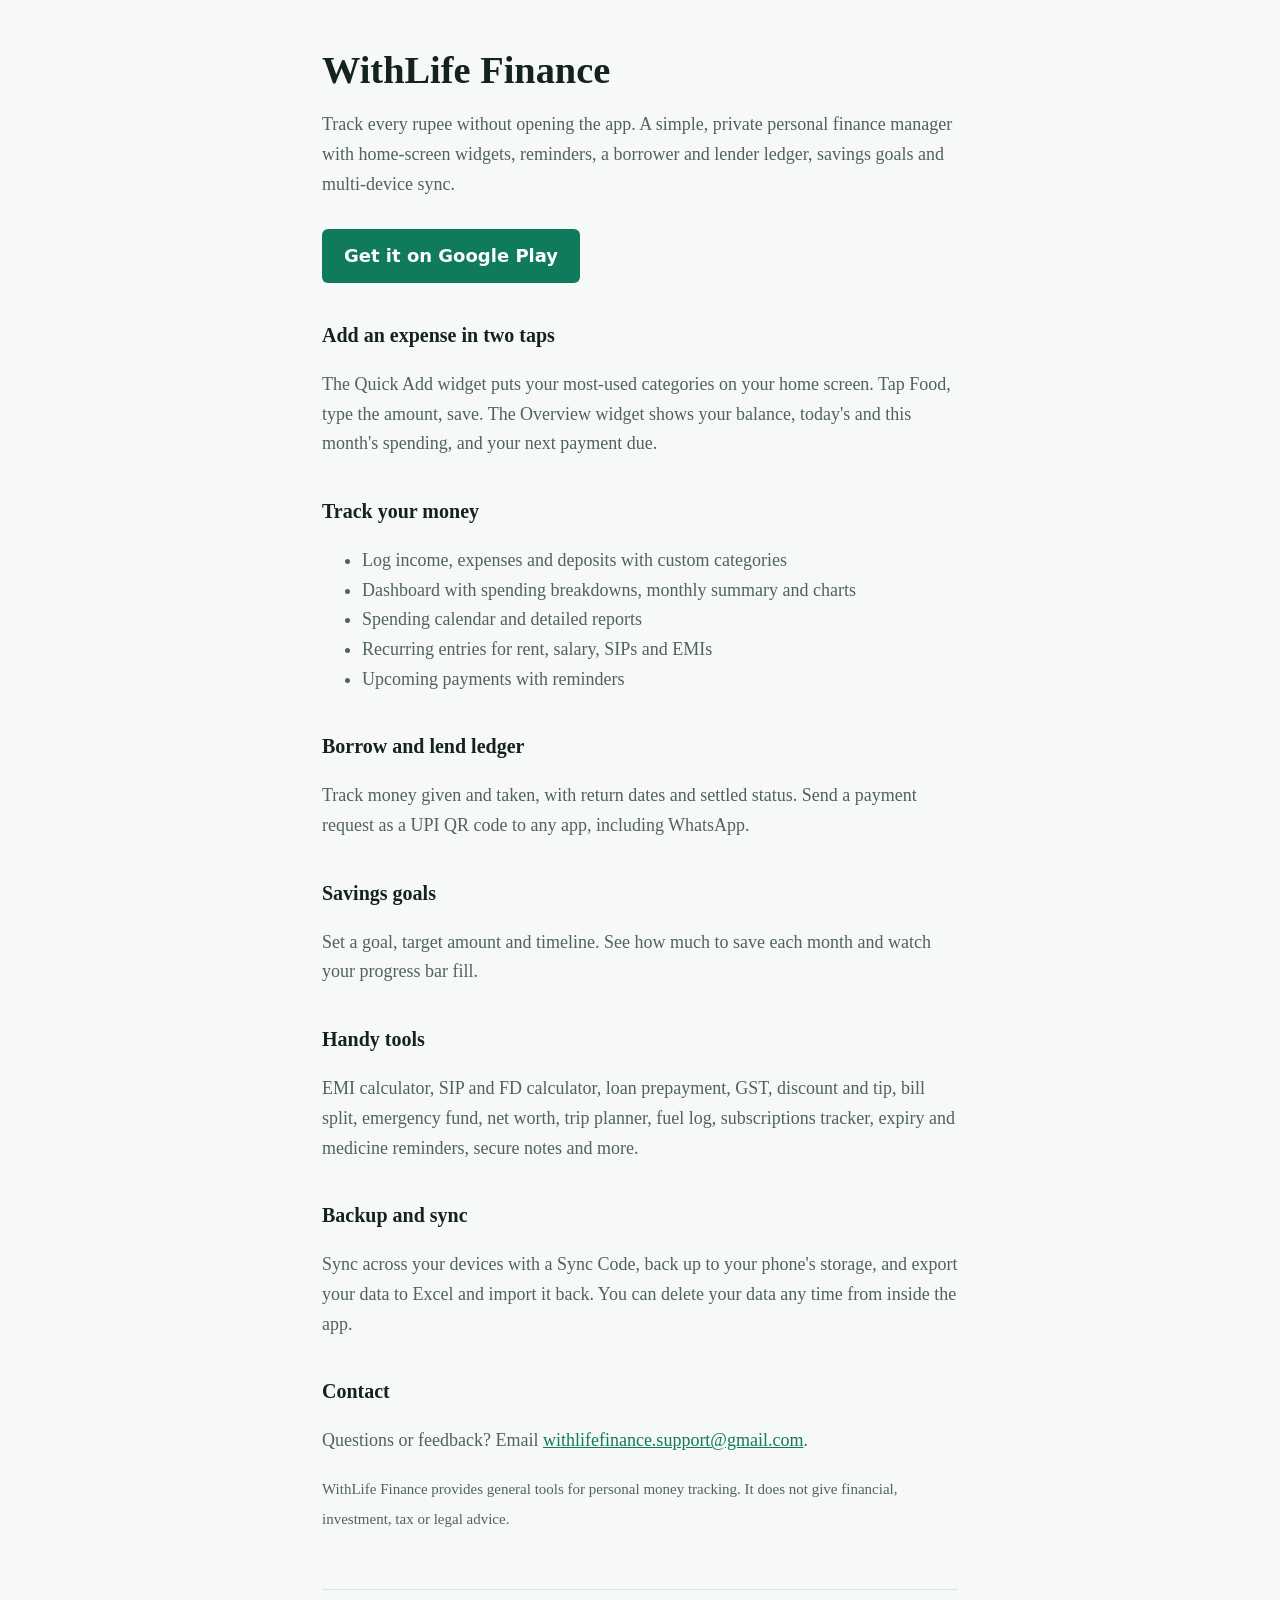
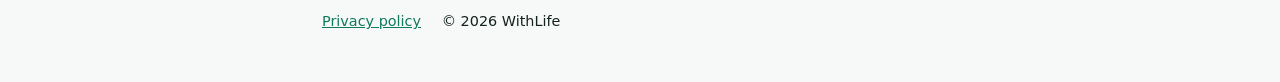
<file: index.html>
<!DOCTYPE html>
<html lang="en">
<head>
<meta charset="utf-8">
<meta name="viewport" content="width=device-width, initial-scale=1">
<title>WithLife Finance – Expense Tracker, Budget Planner &amp; Money Ledger</title>
<meta name="description" content="Track every rupee with home-screen widgets, budgets, a borrower and lender ledger, savings goals and multi-device sync.">
<link rel="stylesheet" href="style.css">
</head>
<body>
<div class="wrap">
  <h1>WithLife Finance</h1>
  <p>Track every rupee without opening the app. A simple, private personal finance manager with home-screen widgets, reminders, a borrower and lender ledger, savings goals and multi-device sync.</p>
  <a class="btn" href="https://play.google.com/store/search?q=WithLife%20Finance&c=apps">Get it on Google Play</a>

  <h2>Add an expense in two taps</h2>
  <p>The Quick Add widget puts your most-used categories on your home screen. Tap Food, type the amount, save. The Overview widget shows your balance, today's and this month's spending, and your next payment due.</p>

  <h2>Track your money</h2>
  <ul>
    <li>Log income, expenses and deposits with custom categories</li>
    <li>Dashboard with spending breakdowns, monthly summary and charts</li>
    <li>Spending calendar and detailed reports</li>
    <li>Recurring entries for rent, salary, SIPs and EMIs</li>
    <li>Upcoming payments with reminders</li>
  </ul>

  <h2>Borrow and lend ledger</h2>
  <p>Track money given and taken, with return dates and settled status. Send a payment request as a UPI QR code to any app, including WhatsApp.</p>

  <h2>Savings goals</h2>
  <p>Set a goal, target amount and timeline. See how much to save each month and watch your progress bar fill.</p>

  <h2>Handy tools</h2>
  <p>EMI calculator, SIP and FD calculator, loan prepayment, GST, discount and tip, bill split, emergency fund, net worth, trip planner, fuel log, subscriptions tracker, expiry and medicine reminders, secure notes and more.</p>

  <h2>Backup and sync</h2>
  <p>Sync across your devices with a Sync Code, back up to your phone's storage, and export your data to Excel and import it back. You can delete your data any time from inside the app.</p>

  <h2>Contact</h2>
  <p>Questions or feedback? Email <a href="mailto:withlifefinance.support@gmail.com">withlifefinance.support@gmail.com</a>.</p>

  <p><small>WithLife Finance provides general tools for personal money tracking. It does not give financial, investment, tax or legal advice.</small></p>

  <footer>
    <a href="privacy.html">Privacy policy</a>
    <span>&copy; 2026 WithLife</span>
  </footer>
</div>
</body>
</html>
</file>
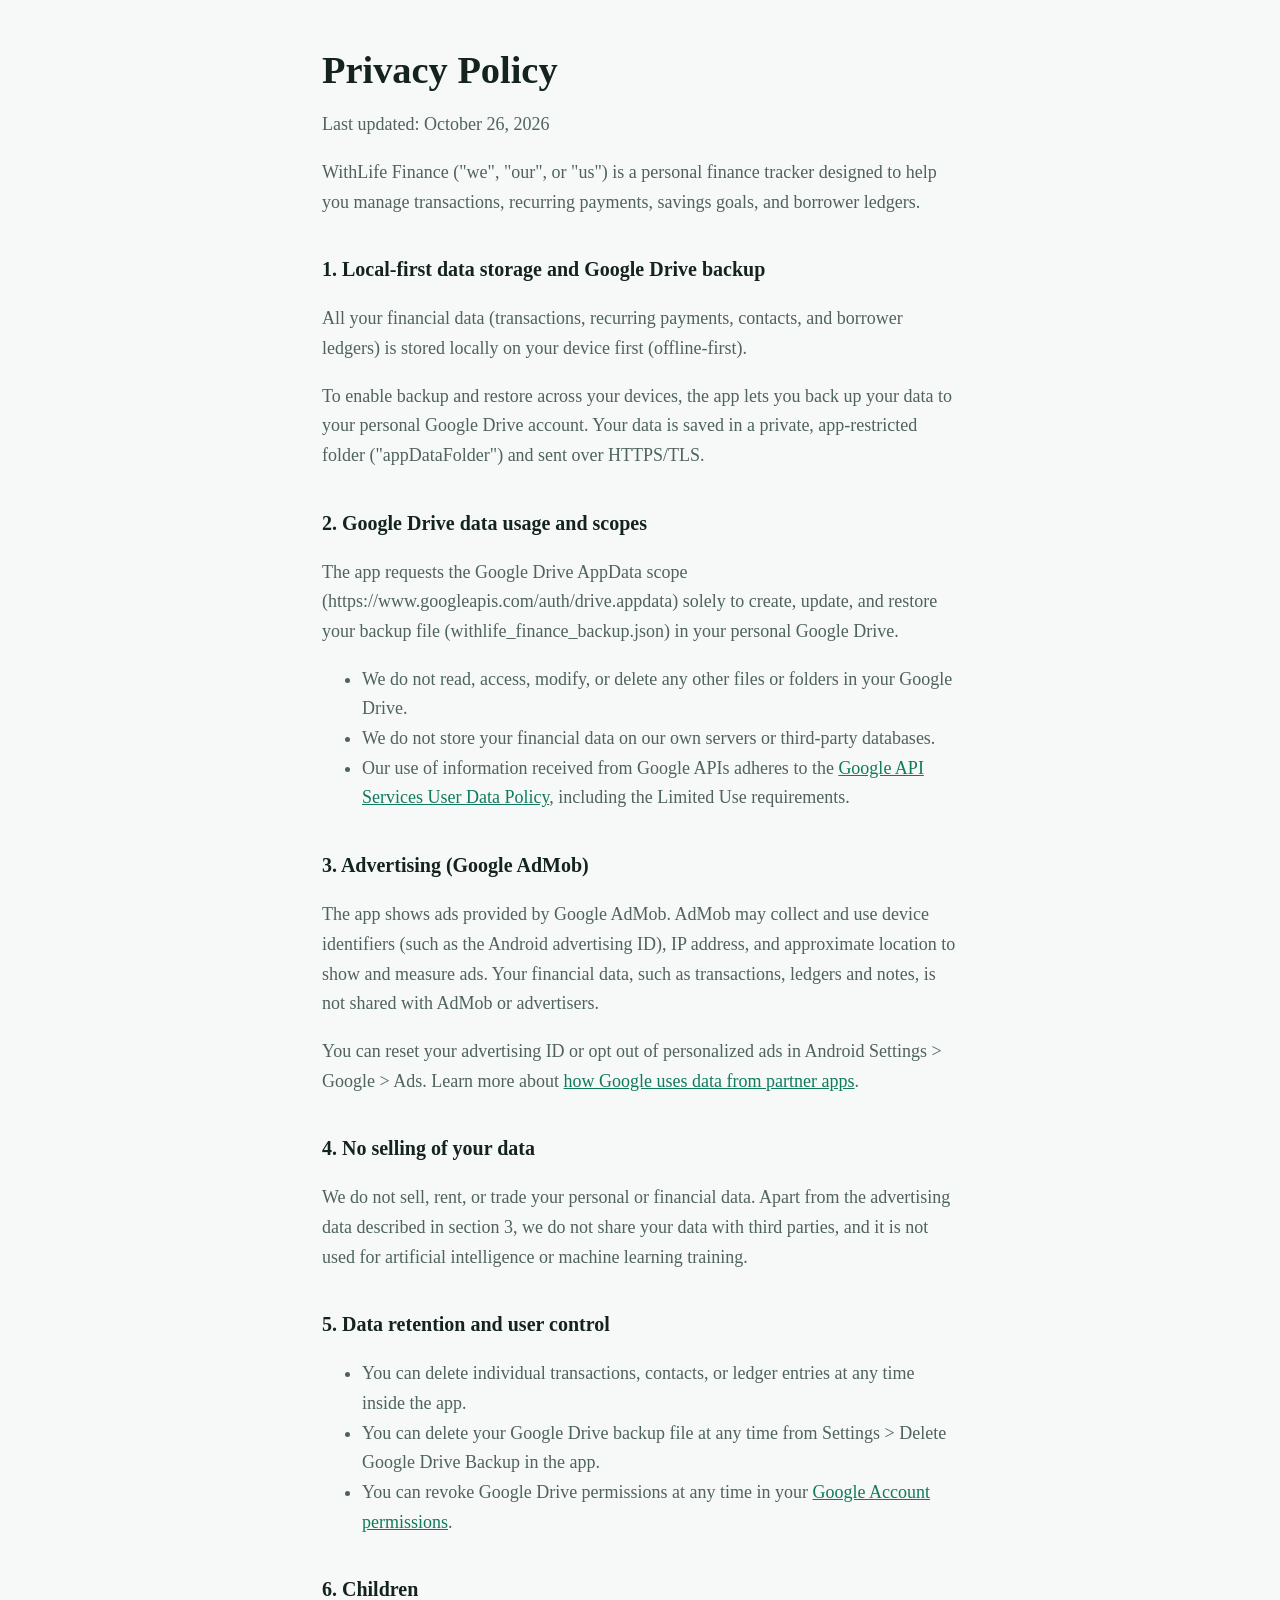
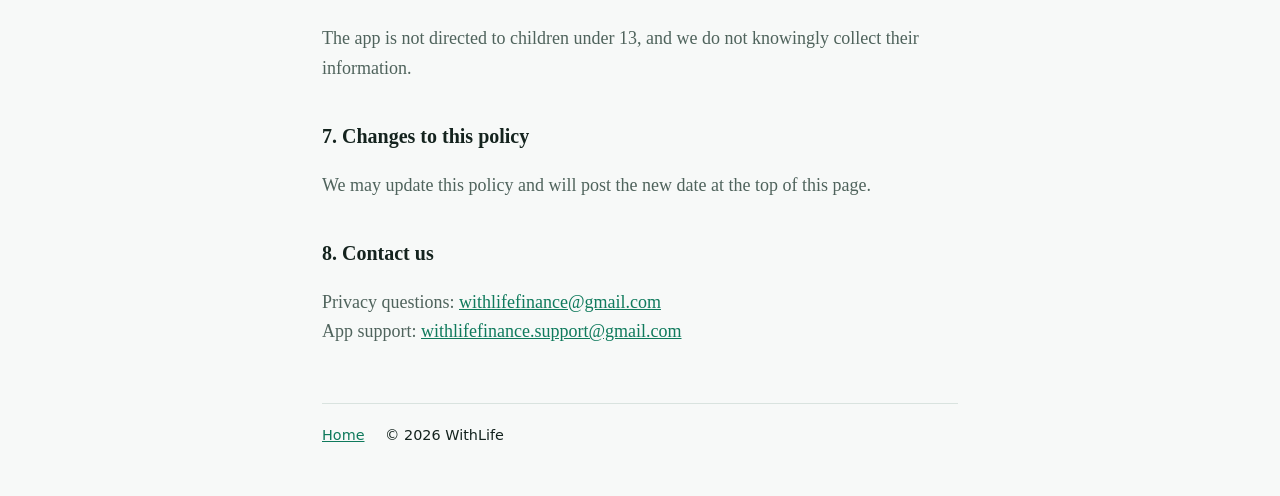
<file: privacy.html>
<!DOCTYPE html>
<html lang="en">
<head>
<meta charset="utf-8">
<meta name="viewport" content="width=device-width, initial-scale=1">
<title>Privacy Policy – WithLife Finance</title>
<link rel="stylesheet" href="style.css">
</head>
<body>
<div class="wrap">
  <h1>Privacy Policy</h1>
  <p>Last updated: October 26, 2026</p>
  <p>WithLife Finance ("we", "our", or "us") is a personal finance tracker designed to help you manage transactions, recurring payments, savings goals, and borrower ledgers.</p>

  <h2>1. Local-first data storage and Google Drive backup</h2>
  <p>All your financial data (transactions, recurring payments, contacts, and borrower ledgers) is stored locally on your device first (offline-first).</p>
  <p>To enable backup and restore across your devices, the app lets you back up your data to your personal Google Drive account. Your data is saved in a private, app-restricted folder ("appDataFolder") and sent over HTTPS/TLS.</p>

  <h2>2. Google Drive data usage and scopes</h2>
  <p>The app requests the Google Drive AppData scope (https://www.googleapis.com/auth/drive.appdata) solely to create, update, and restore your backup file (withlife_finance_backup.json) in your personal Google Drive.</p>
  <ul>
    <li>We do not read, access, modify, or delete any other files or folders in your Google Drive.</li>
    <li>We do not store your financial data on our own servers or third-party databases.</li>
    <li>Our use of information received from Google APIs adheres to the <a href="https://developers.google.com/terms/api-services-user-data-policy">Google API Services User Data Policy</a>, including the Limited Use requirements.</li>
  </ul>

  <h2>3. Advertising (Google AdMob)</h2>
  <p>The app shows ads provided by Google AdMob. AdMob may collect and use device identifiers (such as the Android advertising ID), IP address, and approximate location to show and measure ads. Your financial data, such as transactions, ledgers and notes, is not shared with AdMob or advertisers.</p>
  <p>You can reset your advertising ID or opt out of personalized ads in Android Settings &gt; Google &gt; Ads. Learn more about <a href="https://policies.google.com/technologies/partner-sites">how Google uses data from partner apps</a>.</p>

  <h2>4. No selling of your data</h2>
  <p>We do not sell, rent, or trade your personal or financial data. Apart from the advertising data described in section 3, we do not share your data with third parties, and it is not used for artificial intelligence or machine learning training.</p>

  <h2>5. Data retention and user control</h2>
  <ul>
    <li>You can delete individual transactions, contacts, or ledger entries at any time inside the app.</li>
    <li>You can delete your Google Drive backup file at any time from Settings &gt; Delete Google Drive Backup in the app.</li>
    <li>You can revoke Google Drive permissions at any time in your <a href="https://myaccount.google.com/permissions">Google Account permissions</a>.</li>
  </ul>

  <h2>6. Children</h2>
  <p>The app is not directed to children under 13, and we do not knowingly collect their information.</p>

  <h2>7. Changes to this policy</h2>
  <p>We may update this policy and will post the new date at the top of this page.</p>

  <h2>8. Contact us</h2>
  <p>Privacy questions: <a href="mailto:withlifefinance@gmail.com">withlifefinance@gmail.com</a><br>
  App support: <a href="mailto:withlifefinance.support@gmail.com">withlifefinance.support@gmail.com</a></p>

  <footer>
    <a href="index.html">Home</a>
    <span>&copy; 2026 WithLife</span>
  </footer>
</div>
</body>
</html>
</file>
<file: style.css>
:root{--bg:#f7f9f8;--ink:#14231e;--muted:#4f635c;--accent:#0f7a5c;--line:#d9e3df;--card:#ffffff}
@media (prefers-color-scheme:dark){:root{--bg:#0e1815;--ink:#e6f0ec;--muted:#9bb2aa;--accent:#3fcf9f;--line:#24362f;--card:#14231e}}
*{box-sizing:border-box}
body{margin:0;background:var(--bg);color:var(--ink);font-family:Georgia,"Iowan Old Style",serif;line-height:1.65;font-size:18px}
.wrap{max-width:680px;margin:0 auto;padding:48px 22px}
h1{font-size:2.4rem;line-height:1.15;margin:0 0 12px}
h2{font-size:1.25rem;margin:36px 0 8px}
p,li{color:var(--muted)}
a{color:var(--accent)}
a:focus-visible,.btn:focus-visible{outline:3px solid var(--accent);outline-offset:3px}
.btn{display:inline-block;margin-top:12px;padding:12px 22px;background:var(--accent);color:#fff;text-decoration:none;border-radius:6px;font-family:system-ui,sans-serif;font-weight:600}
footer{margin-top:56px;padding-top:20px;border-top:1px solid var(--line);font-size:.9rem;font-family:system-ui,sans-serif}
footer a{margin-right:16px}
</file>
